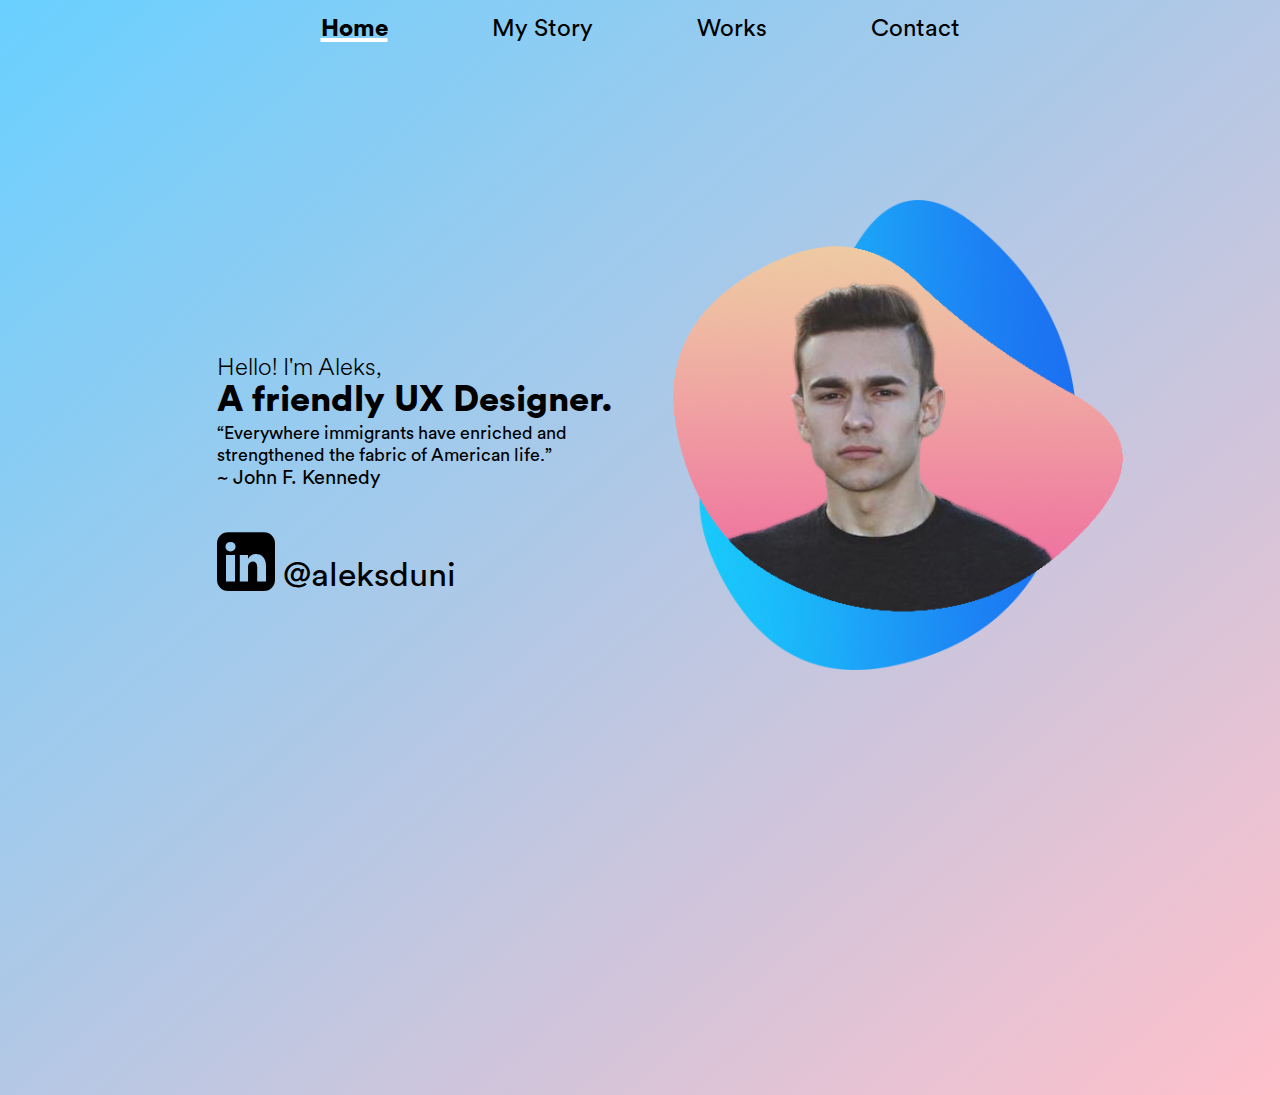
<file: index.html>
<!DOCTYPE html>
<html lang="en">

    <head>
        <!-- Global site tag (gtag.js) - Google Analytics -->
<script async src="https://www.googletagmanager.com/gtag/js?id=G-TYFFCNRJZ2"></script>
<script>
  window.dataLayer = window.dataLayer || [];
  function gtag(){dataLayer.push(arguments);}
  gtag('js', new Date());

  gtag('config', 'G-TYFFCNRJZ2');
</script>
        <meta charset="UTF-8">
	    <meta name="viewport" content="width=device-width, initial-scale=1.0">
        <link rel='stylesheet' href='css/html5reset.css'/>
        <link rel='stylesheet' href='css/style.css'/>
        <link rel="preconnect" href="https://fonts.googleapis.com">
        <link rel="preconnect" href="https://fonts.gstatic.com" crossorigin>
        <link href="https://fonts.googleapis.com/css2?family=Poppins&display=swap" rel="stylesheet">
        <link rel="stylesheet" href="https://cdnjs.cloudflare.com/ajax/libs/font-awesome/4.7.0/css/font-awesome.min.css">
        <link rel="shortcut icon" type="image/ico" href="imgs/favicon.png">
        <title>Home</title>
    </head>

    <body>
        <main>
        <div class="skip"><a href="index.html">Skip to Main Content</a></div>
        <nav class = 'main_nav'>
            <ul class='wrapper'>
                <li><a class = 'main_links current'  href = "index.html">Home</a></li>
                <li><a class = 'main_links' href = "about_me.html">My Story</a></li>
                <li><a class = 'main_links' href = "works.html">Works</a></li>
                <li><a class = 'main_links' href = "contact.html">Contact</a></li>
            </ul>
        </nav>

        <div id='one'>
            <sec id='two'>
                <p id= 'my-name-is'>Hello! I'm Aleks,</p><p id= 'ux-designer'>A friendly UX Designer.</p><p id='everywhere'>  “Everywhere immigrants have enriched and <br> strengthened the fabric of American life.”<p id= 'qoute-person'>~ John F. Kennedy</p><br><br><a target='_blank' href = 'https://www.linkedin.com/in/aleksduni00/'><i style="font-size:68px" class="fa">&#xf08c;</i><span style='font-size: 34px;'>&nbsp@aleksduni</span></a>
            </sec>
            <sec id='three'>
                <img src ='imgs/profile_blop.PNG' alt = 'Profile of Aleks'>
            </sec>
        </div>
    
<!--         <footer>
            <p>&copy; Aleks Duni - 2021</p>  
        </footer> -->
    
    </boy>
</file>
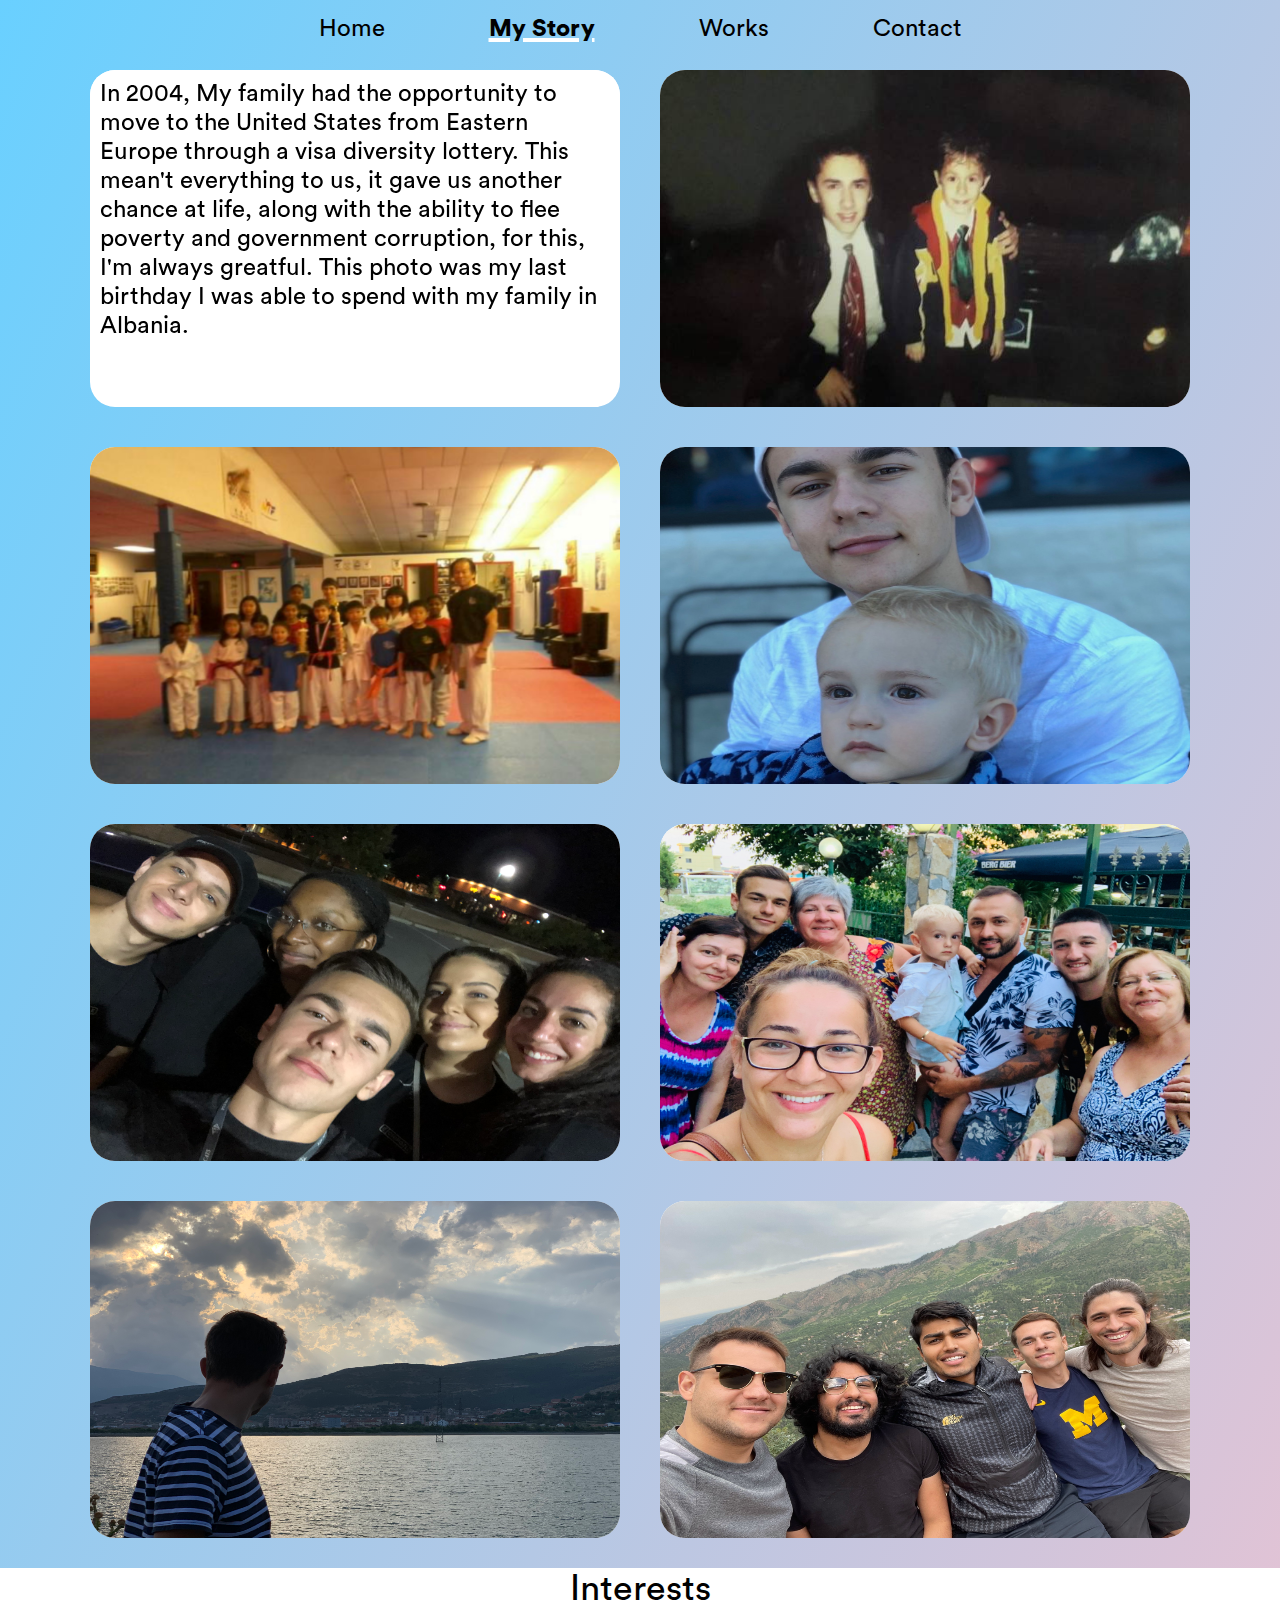
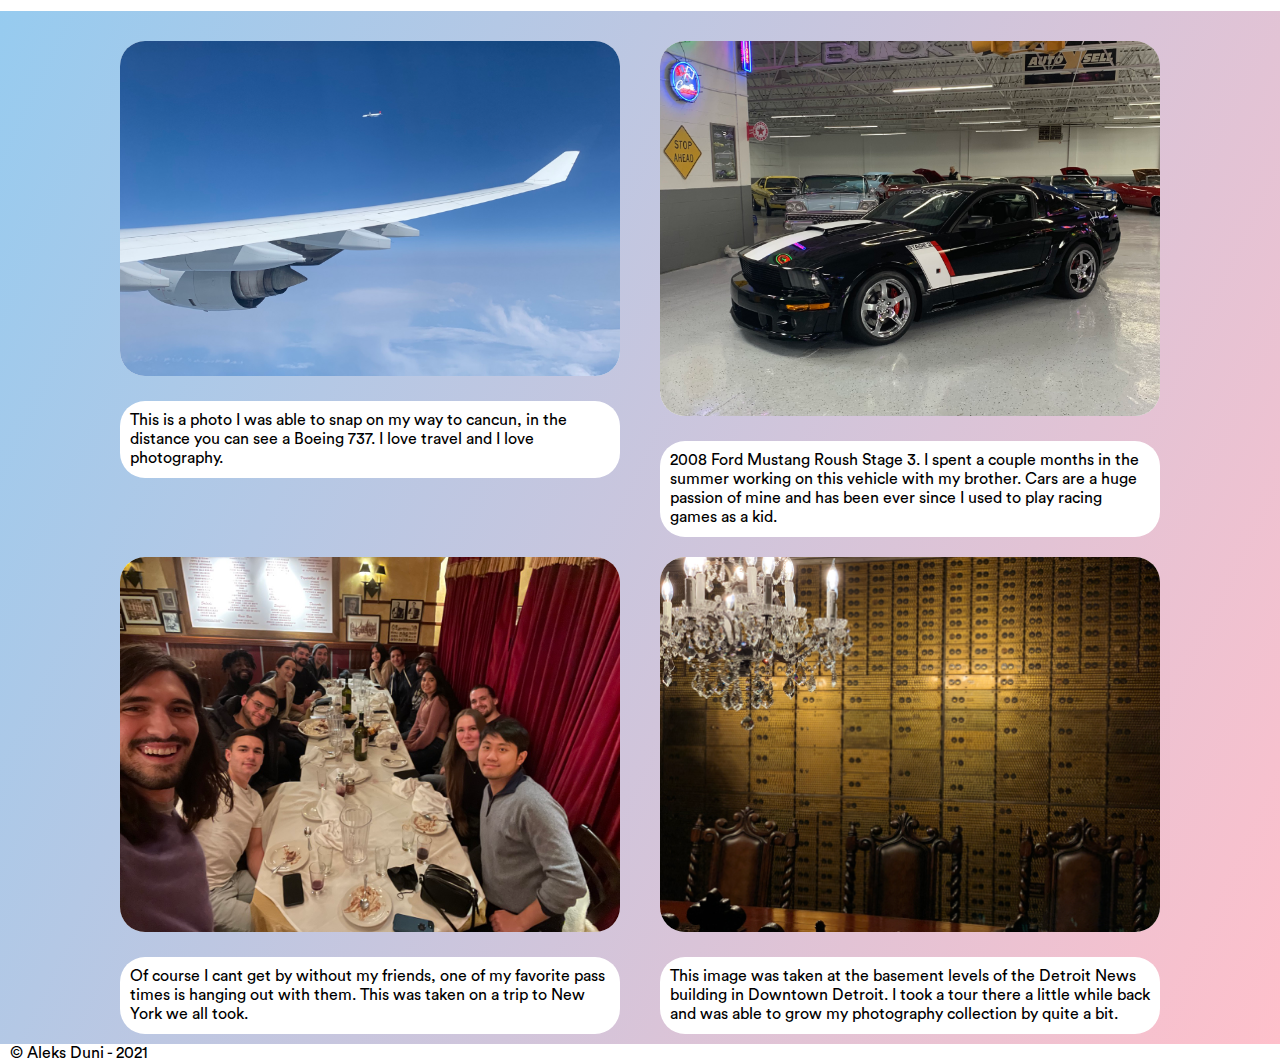
<file: about_me.html>
<!DOCTYPE html>
<html lang="en">

    <head>
        <!-- Global site tag (gtag.js) - Google Analytics -->
<script async src="https://www.googletagmanager.com/gtag/js?id=G-TYFFCNRJZ2"></script>
<script>
  window.dataLayer = window.dataLayer || [];
  function gtag(){dataLayer.push(arguments);}
  gtag('js', new Date());

  gtag('config', 'G-TYFFCNRJZ2');
</script>
        <meta charset="UTF-8">
	    <meta name="viewport" content="width=device-width, initial-scale=1.0">
        <link rel='stylesheet' href='css/html5reset.css'/>
        <link rel='stylesheet' href='css/style.css'/>
        <link rel="preconnect" href="https://fonts.googleapis.com">
        <link rel="preconnect" href="https://fonts.gstatic.com" crossorigin>
        <link href="https://fonts.googleapis.com/css2?family=Poppins&display=swap" rel="stylesheet">
        <link rel="shortcut icon" type="image/ico" href="imgs/favicon.png">
        <title>About Me</title>
    </head>

    <body>
        <main>
        <div class="skip"><a href="about_me.html">Skip to Main Content</a></div>
        <nav class = 'main_nav'>
            <ul>
                <li><a class = 'main_links' href = "index.html">Home</a></li>
                <li><a class = 'main_links current' href = "about_me.html">My Story</a></li>
                <li><a class = 'main_links' href = "works.html">Works</a></li>
                <li><a class = 'main_links' href = "contact.html">Contact</a></li>
            </ul>
        </nav>

        <div class='all-flip-container'>

        <div class='flip-card-container'>
            <div class='flip-card'>
                <div class='flip-card-back'><img src='imgs/celebration.JPG' alt = 'Family celebration after winning visa diversity lottery'></div>
                <div class='flip-card-front'><p class = 'about-p'>In 2004, My family had the opportunity to move to the United States from Eastern Europe through a visa diversity lottery. This mean't everything to us, it gave us another chance at life, along with the ability to flee poverty and government corruption, for this, I'm always greatful. This photo was my last birthday I was able to spend with my family in Albania.</p></div>
            </div>
        </div>

        <div class='flip-card-container'>
            <div class='flip-card'>
                <div class='flip-card-front'><img src='imgs/brother.JPG' alt = 'Aleks and his brother'></div>
                <div class='flip-card-back'><p class = 'about-p'>Me and my brother had a hard time adjusting when we first moved to the United States, and the first step of that process was getting accustomed to a new school. This photo was on our first day of school.</p></div>
            </div>
        </div>

        <div class='flip-card-container'>
            <div class='flip-card'>
                <div class='flip-card-front'><img src='imgs/taekwondo.JPG' alt = 'Taekwondo class'></div>
                <div class='flip-card-back'><p class = 'about-p'>After a couple of years in America, I started taking Martial Arts as a way to make new friends and I certainly did. This photo was taken after I had won 1st place in a local tournament.</p></div>
            </div>
        </div>
        
        <div class='flip-card-container'>
            <div class='flip-card'>
                <div class='flip-card-front'><img src='imgs/nephew.JPG' alt = 'Aleks and his nephew'></div>
                <div class='flip-card-back'><p class = 'about-p'>In 2016, the first American born member of the family was brought into the world, my nephew, Daniel. This was a remembrance to those first steps we made on this land when we were the first generation of our family here. </p></div>
            </div>
        </div>

        <div class='flip-card-container'>
            <div class='flip-card'>
                <div class='flip-card-front'><img src='imgs/friends.JPEG' alt = 'Five friends'></div>
                <div class='flip-card-back'><p class = 'about-p'>I got my first job at Chipotle in 2017 and I managed to build a great set of relationships that I'll carry with me for the rest of my life.</p></div>
            </div>
        </div>

        <div class='flip-card-container'>
            <div class='flip-card'>
                <div class='flip-card-front'><img src='imgs/family.JPG' alt = 'Aleks and his family'></div>
                <div class='flip-card-back'><p class = 'about-p'>In 2019, my family and I went back to Albania to visit all the people we had so dearly missed, this is a snapshot from that experience.</p></div>
            </div>
        </div>

        <div class='flip-card-container'>
            <div class='flip-card'>
                <div class='flip-card-front'><img src ='imgs/looking-back.JPEG' alt = 'Aleks and his family'></div>
                <div class='flip-card-back'><p class = 'about-p'>I made a stop at my hometown of Prenjas, Albania before returning to America.</p></div>
            </div>
        </div>

        <div class='flip-card-container'>
            <div class='flip-card'>
                <div class='flip-card-front'><img src ='imgs/friends2.JPG' alt = 'Five friends'></div>
                <div class='flip-card-back'><p class = 'about-p'>After reaching my 20s I found an interest in traveling. This is a picture of my closest friends and I on a nature trip in Colorado.</p></div>
            </div>
        </div>

        <h1 class='about-headers'>Interests</h1>

    <div class='all-interests'>

        <div class='interest-container'>
            <div class='interest-img'><img src ='imgs/plane.jpeg' alt = 'Plane wing and plane in distance'></div>
            <div class='interest-text'><p>This is a photo I was able to snap on my way to cancun, in the distance you can see a Boeing 737. I love travel and I love photography. </p></div>
        </div>

        <div class='interest-container'>
            <div class='interest-img'><img src ='imgs/mustang.JPEG' alt = '2008 Mustang Roush'></div>
            <div class='interest-text'><p>2008 Ford Mustang Roush Stage 3. I spent a couple months in the summer working on this vehicle with my brother. Cars are a huge passion of mine and has been ever since I used to play racing games as a kid. </p></div>
        </div>

        <div class='interest-container'>
            <div class='interest-img'><img src ='imgs/dinner.jpeg' alt = 'Dinner with friends'></div>
            <div class='interest-text'><p>Of course I cant get by without my friends, one of my favorite pass times is hanging out with them. This was taken on a trip to New York we all took. </p></div>
        </div>

        <div class='interest-container'>
            <div class='interest-img'><img src ='imgs/photography2.JPG' alt = 'Bank vault with chandelier'></div>
            <div class='interest-text'><p>This image was taken at the basement levels of the Detroit News building in Downtown Detroit. I took a tour there a little while back and was able to grow my photography collection by quite a bit. </p></div>
        </div>

    </div>

        <footer>
            <p>&copy; Aleks Duni - 2021</p>  
        </footer>
        </main>
    </body>

</html>
</file>
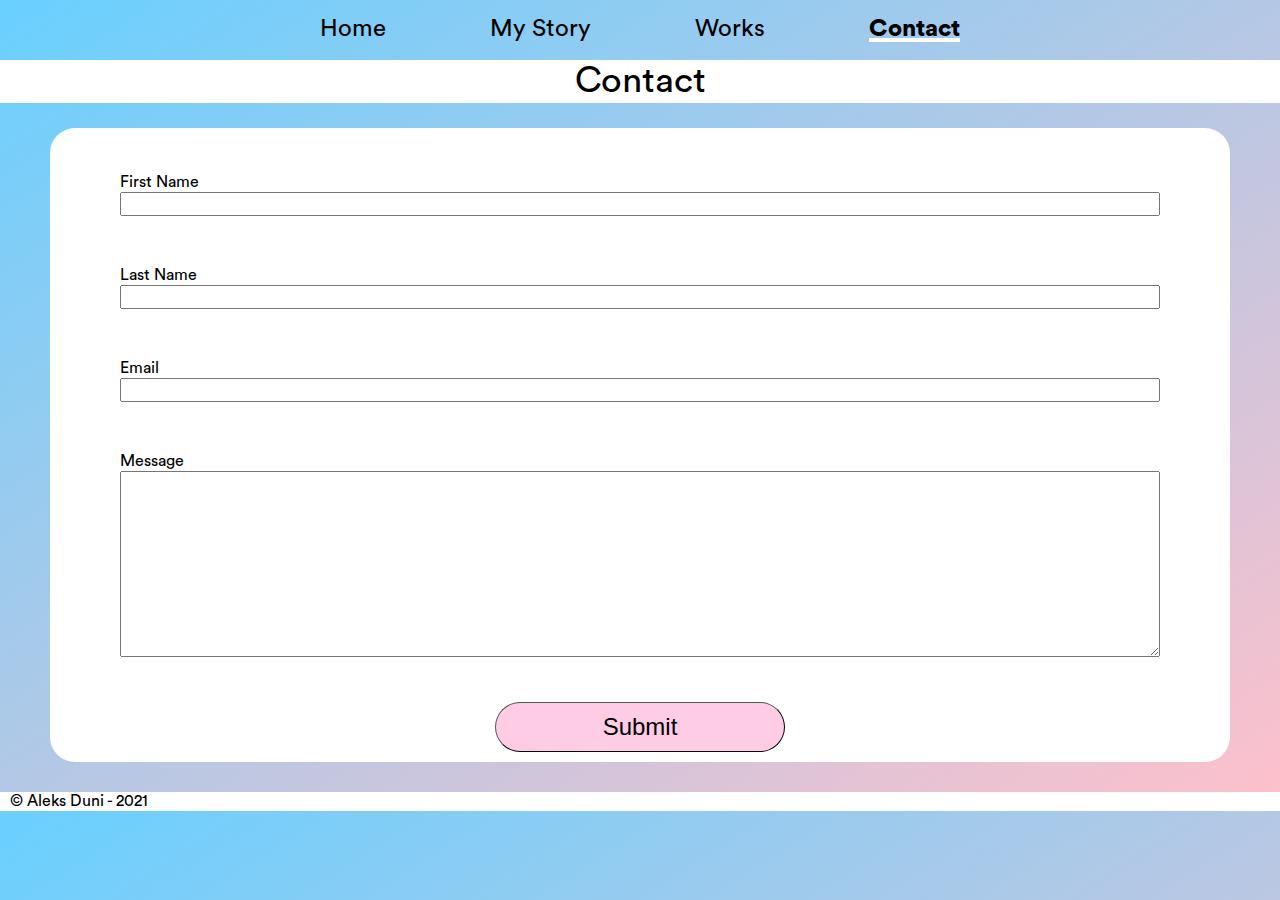
<file: contact.html>
<!DOCTYPE html>
<html lang="en">

    <head>
        <!-- Global site tag (gtag.js) - Google Analytics -->
<script async src="https://www.googletagmanager.com/gtag/js?id=G-TYFFCNRJZ2"></script>
<script>
  window.dataLayer = window.dataLayer || [];
  function gtag(){dataLayer.push(arguments);}
  gtag('js', new Date());

  gtag('config', 'G-TYFFCNRJZ2');
</script>
        <meta charset="UTF-8">
	    <meta name="viewport" content="width=device-width, initial-scale=1.0">
        <link rel='stylesheet' href='css/html5reset.css'/>
        <link rel='stylesheet' href='css/style.css'/>
        <link rel="preconnect" href="https://fonts.googleapis.com">
        <link rel="preconnect" href="https://fonts.gstatic.com" crossorigin>
        <link href="https://fonts.googleapis.com/css2?family=Poppins&display=swap" rel="stylesheet">
        <link rel="shortcut icon" type="image/ico" href="imgs/favicon.png">
        <title>Contact</title>
    </head>

    <body>
        <main>
        <div class="skip"><a href="contact.html">Skip to Main Content</a></div>
        <nav class = 'main_nav'>
            <ul>
                <li><a class = 'main_links' href = "index.html">Home</a></li>
                <li><a class = 'main_links' href = "about_me.html">My Story</a></li>
                <li><a class = 'main_links' href = "works.html">Works</a></li>
                <li><a class = 'main_links current' href = "contact.html">Contact</a></li>
            </ul>
        </nav>
        </main>

        <header>
            <h1><a class = page-title href = 'contact.html'>Contact</a></h1>
        </header>
        <section>
        <div class='form-group'>
            <form action='https://formspree.io/f/moqrqeeq' method="POST">

        <div class='form-group'>
            <label for='firstName'>First Name</label>
            <input type='text' id='firstName' name='firstName'>
        </div>

        <div class='form-group'>
            <label for='lastName'>Last Name</label>
            <input type='text' id='lastName' name='lastName'>
        </div>

        <div class='form-group'>
            <label for='email'>Email</label>
            <input type='email' id='email' name='email'>
        </div>

        <div class='form-group'>
            <label for='message'>Message</label>
            <textarea name='message' id='message' cols='30' rows='10'></textarea>
        </div>
        
        <div class="center">
            <button type='submit'>Submit</button>
        </div>

        </div>
        </section>

        <footer>
            <p>&copy; Aleks Duni - 2021</p>  
        </footer>

    </body>

</html>
</file>
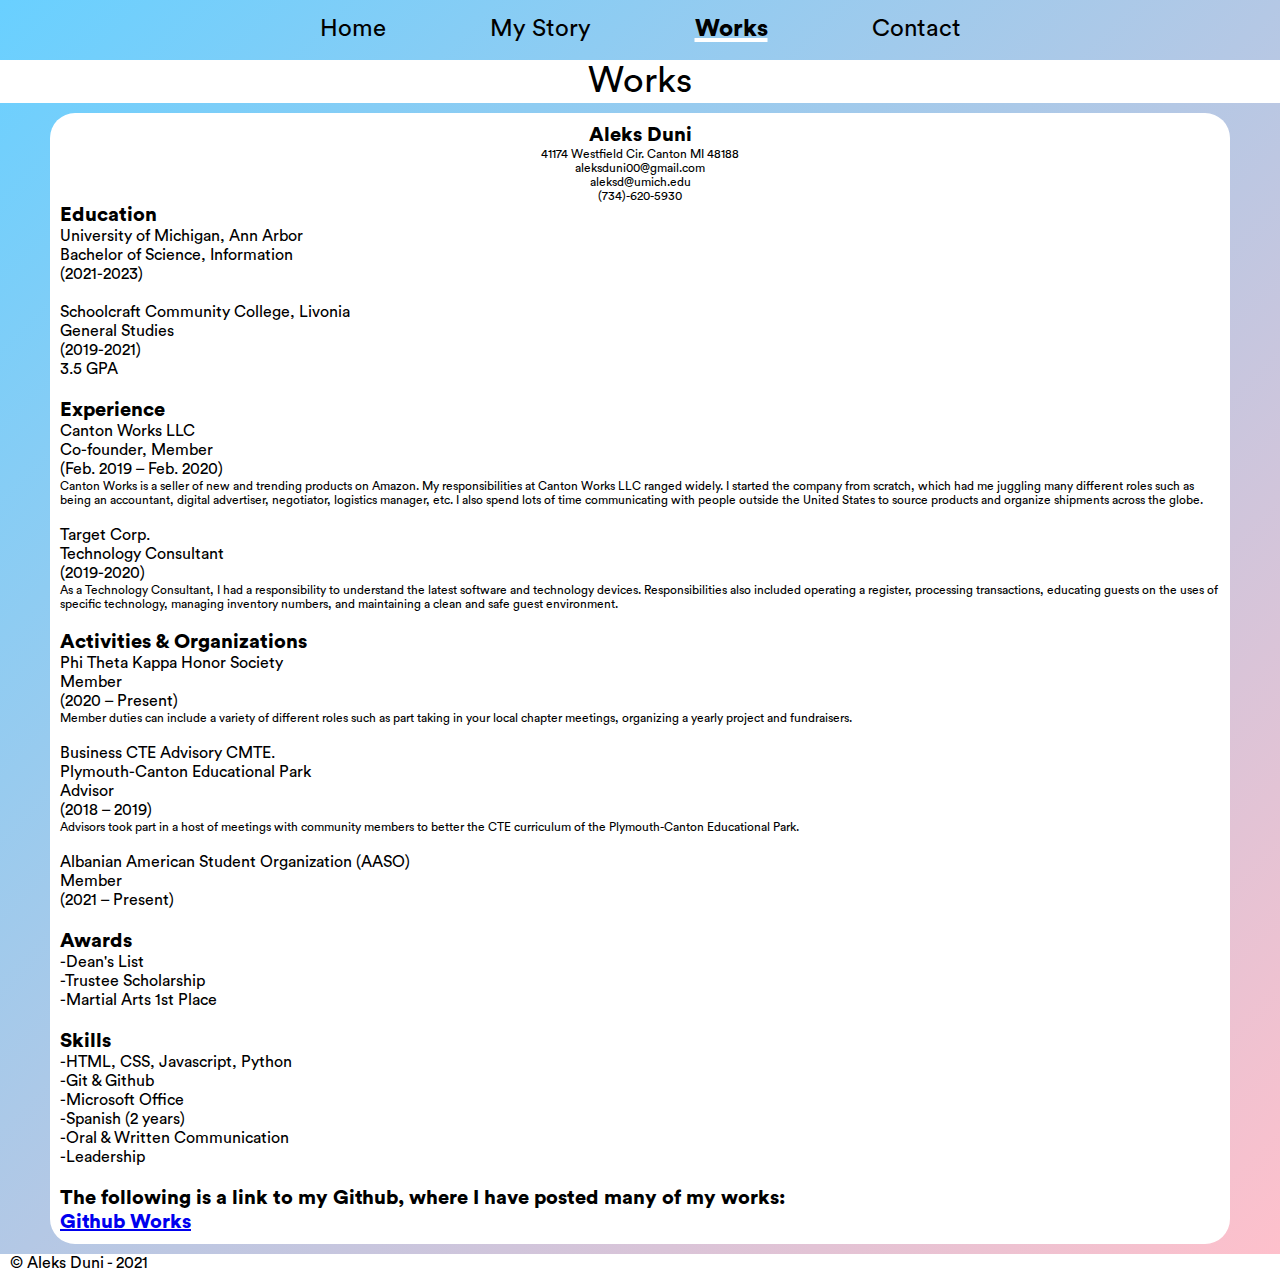
<file: works.html>
<!DOCTYPE html>
<html lang="en">

    <head>
        <!-- Global site tag (gtag.js) - Google Analytics -->
<script async src="https://www.googletagmanager.com/gtag/js?id=G-TYFFCNRJZ2"></script>
<script>
  window.dataLayer = window.dataLayer || [];
  function gtag(){dataLayer.push(arguments);}
  gtag('js', new Date());

  gtag('config', 'G-TYFFCNRJZ2');
</script>
        <meta charset="UTF-8">
	    <meta name="viewport" content="width=device-width, initial-scale=1.0">
        <link rel='stylesheet' href='css/html5reset.css'/>
        <link rel='stylesheet' href='css/style.css'/>
        <link rel="preconnect" href="https://fonts.googleapis.com">
        <link rel="preconnect" href="https://fonts.gstatic.com" crossorigin>
        <link href="https://fonts.googleapis.com/css2?family=Poppins&display=swap" rel="stylesheet">
        <link rel="shortcut icon" type="image/ico" href="imgs/favicon.png">
        <title>Works</title>
    </head>

    <body>
        <main>
        <div class="skip"><a href="works.html">Skip to Main Content</a></div>
        <nav class = 'main_nav'>
            <ul>
                <li><a class = 'main_links' href = "index.html">Home</a></li>
                <li><a class = 'main_links' href = "about_me.html">My Story</a></li>
                <li><a class = 'main_links current' href = "works.html">Works</a></li>
                <li><a class = 'main_links' href = "contact.html">Contact</a></li>
            </ul>
        </nav>
        </main>

        <header>
            <h1><a class = page-title href = 'works.html'>Works</a></h1>
        </header>

        <div id='resume-container'>

            <div id='resume-name-container'>
            <p class='bold'>Aleks Duni</p>
            <p class='resume-details'>41174 Westfield Cir. Canton MI 48188</p>
            <p class='resume-details'>aleksduni00@gmail.com</p>
            <p class='resume-details'> aleksd@umich.edu</p>
            <p class='resume-details'>(734)-620-5930</p>
            </div>
            
            <p class='bold'>Education</p>
            <p>University of Michigan, Ann Arbor<br> Bachelor of Science, Information <br>(2021-2023)</p><br>
            <p>Schoolcraft Community College, Livonia<br> General Studies <br>(2019-2021) <br> 3.5 GPA</p><br>

            <p class='bold'>Experience</p>
            <p>Canton Works LLC<br>Co-founder, Member <br> (Feb. 2019 – Feb. 2020)</p>
            <p class='resume-details'>Canton Works is a seller of new and trending products on Amazon. My responsibilities at Canton Works LLC ranged widely. I started the company from scratch, which had me juggling many different roles such as being an accountant, digital advertiser, negotiator, logistics manager, etc. I also spend lots of time communicating with people outside the United States to source products and organize shipments across the globe.</p><br>
            <p>Target Corp.<br> Technology Consultant<br>(2019-2020)</p>
            <p class='resume-details'>As a Technology Consultant, I had a responsibility to understand the latest software and technology devices. Responsibilities also included operating a register, processing transactions, educating guests on the uses of specific technology, managing inventory numbers, and maintaining a clean and safe guest environment.</p><br>
            
            <p class='bold'>Activities & Organizations</p>
            <p>Phi Theta Kappa Honor Society<br> Member<br> (2020 – Present)</p>
            <p class='resume-details'>Member duties can include a variety of different roles such as part taking in your local chapter meetings, organizing a yearly project and fundraisers.</p><br>
            <p>Business CTE Advisory CMTE.<br> Plymouth-Canton Educational Park<br> Advisor<br> (2018 – 2019)</p>
            <p class='resume-details'>Advisors took part in a host of meetings with community members to better the CTE curriculum of the Plymouth-Canton Educational Park.</p><br>
            <p>Albanian American Student Organization (AASO)<br>Member<br> (2021 – Present)</p><br>
            
            <p class='bold'>Awards</p>
            <p>-Dean's List</p>
            <p>-Trustee Scholarship</p>
            <p>-Martial Arts 1st Place</p><br>

            <p class='bold'>Skills</p>
            <p>-HTML, CSS, Javascript, Python</p>
            <p>-Git & Github</p>
            <p>-Microsoft Office</p>
            <p>-Spanish (2 years)</p>
            <p>-Oral & Written Communication</p>
            <p>-Leadership</p>
            <br>
            <p class='bold'> The following is a link to my Github, where I have posted many of my works:<br></p><a target='_blank' href = 'https://github.com/aleksduni'><p class='bold'>Github Works</p></a></p>
        </div>

        <footer>
            <p>&copy; Aleks Duni - 2021</p>  
        </footer>
    </body>

</html>
</file>
<file: css/style.css>
/* fonts */
@import url("https://fonts.googleapis.com/css?family=Open+Sans:700");
@font-face { 
    font-family: circular;
    src: url("../Circular/CircularStd-Light.otf");
    font-weight: 200;
    font-style: normal;
}
@font-face {
    font-family: circular;
    src: url("../Circular/CircularStd-Light Italic.otf");
    font-weight: 200;
    font-style: italic;
}
/* Normal */
@font-face {
    font-family: circular;
    src: url("../Circular/CircularStd-Book.otf");
    font-weight: normal;
    font-style: normal;
}
@font-face {
    font-family: circular;
    src: url("../Circular/CircularStd-BookItalic.otf");
    font-weight: normal;
    font-style: italic;
}
/* Medium */
@font-face {
    font-family: circular;
    src: url("../Circular/CircularStd-Medium.otf");
    font-weight: 500;
    font-style: normal;
}
@font-face {
    font-family: circular;
    src: url("../Circular/CircularStd-MediumItalic.otf");
    font-weight: 500;
    font-style: italic;
}
/* Bold */
@font-face {
    font-family: circular;
    src: url("../Circular/CircularStd-Bold.otf");
    font-weight: bold;
    font-style: normal;
}
@font-face {
    font-family: circular;
    src: url("../Circular/CircularStd-BoldItalic.otf");
    font-weight: bold;
    font-style: italic;
}
/* Bolder */
@font-face {
    font-family: circular;
    src: url("../Circular/CircularStd-Black.otf");
    font-weight: 700;
    font-style: normal;
}
@font-face {
    font-family: circular;
    src: url("../Circular/CircularStd-BlackItalic.otf");
    font-weight: 700;
    font-style: italic;
}

body{
    background: linear-gradient(to bottom right, #69d0ff, pink);
    font-family: circular, sans-serif;
}

.flex-row{
    display: flex;
    flex-direction: row;
    column-gap: 14px;
}

.flex-row-inverse{
    display: flex;
    flex-direction: row-reverse;
    column-gap: 14px;
}

 nav a{
    font-size: 24px;
    margin-left: 50px;
    margin-right: 50px;
    position: relative;
    color: #000;
    text-decoration: none;
  }
  
  nav a:hover {
    color: black;
    font-weight: 1000;
  }
  
  nav a::before {
    content: "";
    position: absolute;
    display: block;
    width: 100%;
    height: 2px;
    bottom: 0;
    left: 0;
    background-color: white;
    transform: scaleX(0);
    transition: transform 0.3s ease;
  }
  
  nav a:hover::before {
    transform: scaleX(1);
  }

#home-world{
    width: 700px;
    padding: 50px;
}

.current{
    text-decoration: underline white;
    text-decoration-thickness: 3.5px;
    font-weight: 1000;
}

.skip a{
    background: white;
    left: 0;
    padding: 6px;
    -webkit-transition: top 1s ease-out;
    transition: top 1s ease-out;
    z-index: 1;
    top: -40px;
    position: absolute;
  }
  
  .skip a:focus{
    position: static;
    top: 0px;
    visibility: visible;
  }

nav {
    height: 40px;
    border-radius: 25px;
    margin-top: 10px;
    margin-left: 10px;
    margin-right: 10px;
}

nav ul {
    text-align: center;
}

nav li {
    text-decoration: none;
    margin-bottom: 5px;
    margin-top: 5px;
    display: inline-block;
}

header{
    background-color: white;
}

.page-title{
    text-decoration: none;
    color:black;
}

h1 {
    margin-top: 10px;
    margin-bottom: 10px;
    text-align: center;
    font-size: 36px;
    color: black;
}

.home-grid-container{
    align-items: center;
    justify-content: center;
    display:grid;
}


.grid-item1{
    text-align: left;
}

#home-1{
    display: flex;
    column-gap: none;

}


#my-name-is{
    font-size: 24px;
    margin-bottom: -5px;
    font-weight: 100;
}

#ux-designer{
    font-size: 36px;
    font-weight: 700;
}

#everywhere{
    font-size: 18px;
}

#qoute-person{
    text-align: left;
    font-size: 20px;
}

#home-world{
    display: block;
    margin-left: auto;
    margin-right: auto;
    margin-bottom: 10px;
}

.about-images{
    border-radius: 25px;
    display: block;
    width: 100%;
    border-radius: 25px;
}

.border-radius{
    border-radius: 25px;
    background-color: white;
}

.about-headers{
    background-color: white;
    width: 100vw;
}

.about-p{
    font-size: 24px;
    background-color: white;
    border-radius: 25px;
    padding: 10px;
    margin-bottom: 10px;
    align-items: center;
}

.all-flip-container{
    display: flex;
    flex-wrap: wrap;
    justify-content: center;
}

.flip-card-container:hover .flip-card{
    transform: rotateY(180deg);
}

.flip-card-container{
    margin: 20px;
    box-sizing: border-box;
    width: 530px;
    height: 337px;
    perspective: 3000px;
}
.flip-card-container-2{
    margin: 20px;
    box-sizing: border-box;
    width: 600px;
    height: 337px;
    perspective: 3000px;
}

.flip-card{
    box-sizing: border-box;
    transition: transform 1s;
    transform-style: preserve-3d;
    display: flex;
    align-items: center;
    position: relative;
    height: 100%;
    width: 100%;
}

.flip-card-back, .flip-card-front{
    position: absolute;
    height: 100%;
    width: 100%;
    backface-visibility: hidden;
}

.flip-card-back{
    border-radius: 25px;
    background: white;
    height: 100%;
    transform: rotateY(180deg);
}

.flip-card-front{
    border-radius: 25px;
    background: white;
}

.flip-card img {
    height: 100%;
    width: 100%; 
    border-radius: 25px;
}

.all-interests{
    display: flex;
    flex-wrap: wrap;
    justify-content: center;
}

.interest-img img{
    width: 500px;
    border-radius: 25px;
    margin: 20px;
    background-color: white;
}

.interest-text{
    background-color: white;
    width: 500px;
    margin: 20px;
    margin-top: 0;
    margin-bottom: 0;
    padding: 10px;
    border-radius: 25px;
}


footer {
    margin-top: 10px;
    width: 100vw;
    background-color: white;
}

footer p {
    margin-left: 10px;
}

#diversity-image{
    border-radius: 25px;
}

#ellis-island-image{
    border-radius: 25px;
}

#angel-island-image{
    border-radius: 25px;
}

#elon{
    border-radius: 25px;
}

#brin{
    border-radius: 25px;
}

#einstein{
    border-radius: 25px;
}

#jayapal{
    border-radius: 25px;
}

#icons{
    border-radius: 25px;
    padding: 10px;
    display: block;
    background-color: white;
    text-align: center;
    margin: 20px;
}

.bold{
    font-weight: bold;
}

.immigrants-flex-container{
    border-radius: 25px;
    padding: 10px;
    margin: auto;
    margin-bottom: 10px;
    background-color: white;
    display:flex;
    flex-direction: column;
    width: 90%;
    vertical-align: center;
}

#immigrant-text-container-1{
    text-align: center;
    vertical-align: center;
}

#immigrant-text-container-2{
    text-align: center;
    vertical-align: center;
}

#immigrant-text-container-3{
    text-align: center;
    vertical-align: center;
}

#immigrant-text-container-4{
    text-align: center;
    vertical-align: center;
}

#icon-header{
    font-size: 36px;
}

#resume{
    display: block;
    text-align: center;
    background-color: white;
    font-weight: bold;
    font-size: 16px;
}

#resume-container{
    background-color: white;
    border-radius: 25px;
    margin-right: 50px;
    margin-left: 50px;
    padding: 10px;
}

.resume-details{
    font-size: 12px;
}
#resume-name-container{
    display: block;
    text-align: center;
}

#link-container{
    background-color: white;
    border-radius: 25px;
    margin: 20px;
    margin-top: 5px;
    padding: 10px;
}

.bold{
    font-weight: 900;
    font-size: 20px;
}

.form-group{
    padding: 10px;
    margin: 50px;
    margin-top: 25px;
    margin-bottom: 30px;
    box-sizing: border-box;
    background: white;
    align-items: center;
    justify-content: center;
    text-align: left;
    border-radius: 25px;
}

.center{
    text-align: center;
}

button[type='submit']{
width: 25%;
justify-content: center;
height: 50px;
border-radius: 25px;
font-size: 24px;
border-width: 1px;
border-color: black;
background-color: #FFCCE5;
}

.form-group input,
.form-group textarea{
    width: 100%;
}

@media only screen /*Tablet*/
  and (min-device-width: 700px) 
  and (-webkit-min-device-pixel-ratio: 1){


#icons{
    border-radius: 25px;
    padding: 20px;
    display: block;
    background-color: white;
    margin: 50px;
    margin-top: 0px;
}

 .home-grid-container{
    margin-left: 40px;
    margin-right: 40px;
 }

.immigrants-flex-container{
    border-radius: 25px;
    padding: 10px;
    margin: auto;
    margin-bottom: 10px;
    background-color: white;
    display:flex;
    flex-direction: row;
    width: 90%;
}

#immigrant-text-container-1{
    padding-top: 50px;
    text-align: center;
}

#immigrant-text-container-2{
    padding-top: 40px;
    padding-right: 20px;
    padding-left: 20px;
    text-align: center;
}

#ellis-island-image{
    width: 2400px;
}

#angel-island-image{
    width: 100%;
    border-radius: 25px;
    float: right;
}

#immigrant-text-container-3{
    padding-top: 15px;
    padding-right: 20px;
    padding-left: 20px;
    text-align: center;
}


}


@media only screen /*Desktop*/
and (min-device-width: 1200px) 
and (-webkit-min-device-pixel-ratio: 1){

/* Homepage */
.home-grid-container{
    width: 100px;
}

#one{

    margin-top: 150px;
    margin-bottom: 420px;
    display:flex;
    justify-content: center;
}

#two{
    text-align: left;
    margin-left: 40px;
    margin-right: 40px;
    height: 195px;
    border-radius: 25px;
    padding: 20px;
    padding-top: 150px;
}

#two a{
    text-decoration: none;
    color: black;
}

#two a:hover{
    color: #2867B2;
    transition: .15s;
    transition-property: color; 
    
}

#three img{
    width: 450px;

}
</file>
